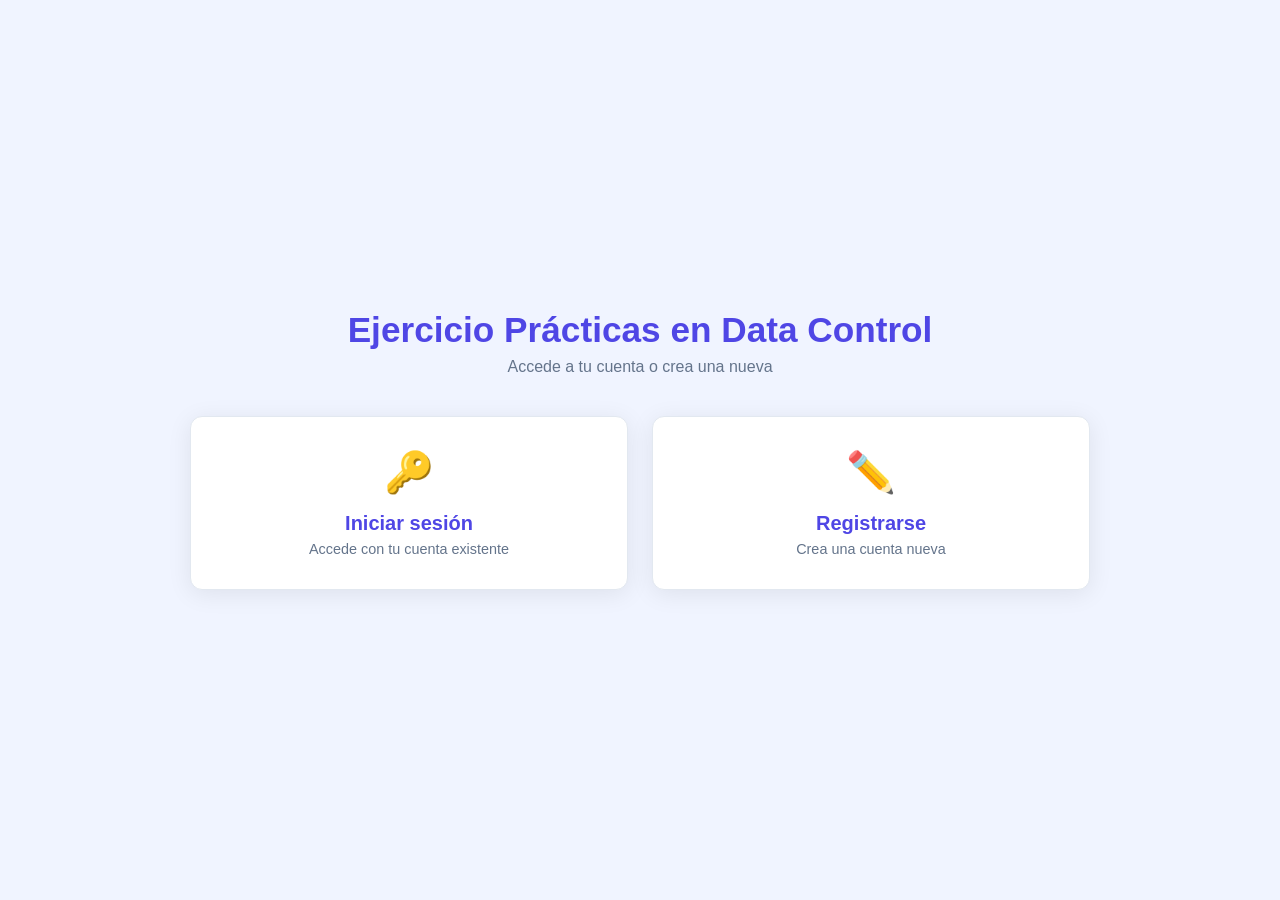
<file: index.html>
<!DOCTYPE html>
<html lang="es">
<head>
  <meta charset="UTF-8" />
  <meta name="viewport" content="width=device-width, initial-scale=1.0" />
  <title>Ejercicio Prácticas en Data Control</title>
  <link rel="stylesheet" href="styles.css" />
</head>
<body>
  <div class="container">
    <header>
      <h1>Ejercicio Prácticas en Data Control</h1>
      <p class="subtitle">Accede a tu cuenta o crea una nueva</p>
    </header>

    <main class="card-grid">
      <a href="login.html" class="card">
        <div class="card-icon">🔑</div>
        <h2>Iniciar sesión</h2>
        <p>Accede con tu cuenta existente</p>
      </a>

      <a href="registro.html" class="card">
        <div class="card-icon">✏️</div>
        <h2>Registrarse</h2>
        <p>Crea una cuenta nueva</p>
      </a>
    </main>
  </div>
</body>
</html>
</file>
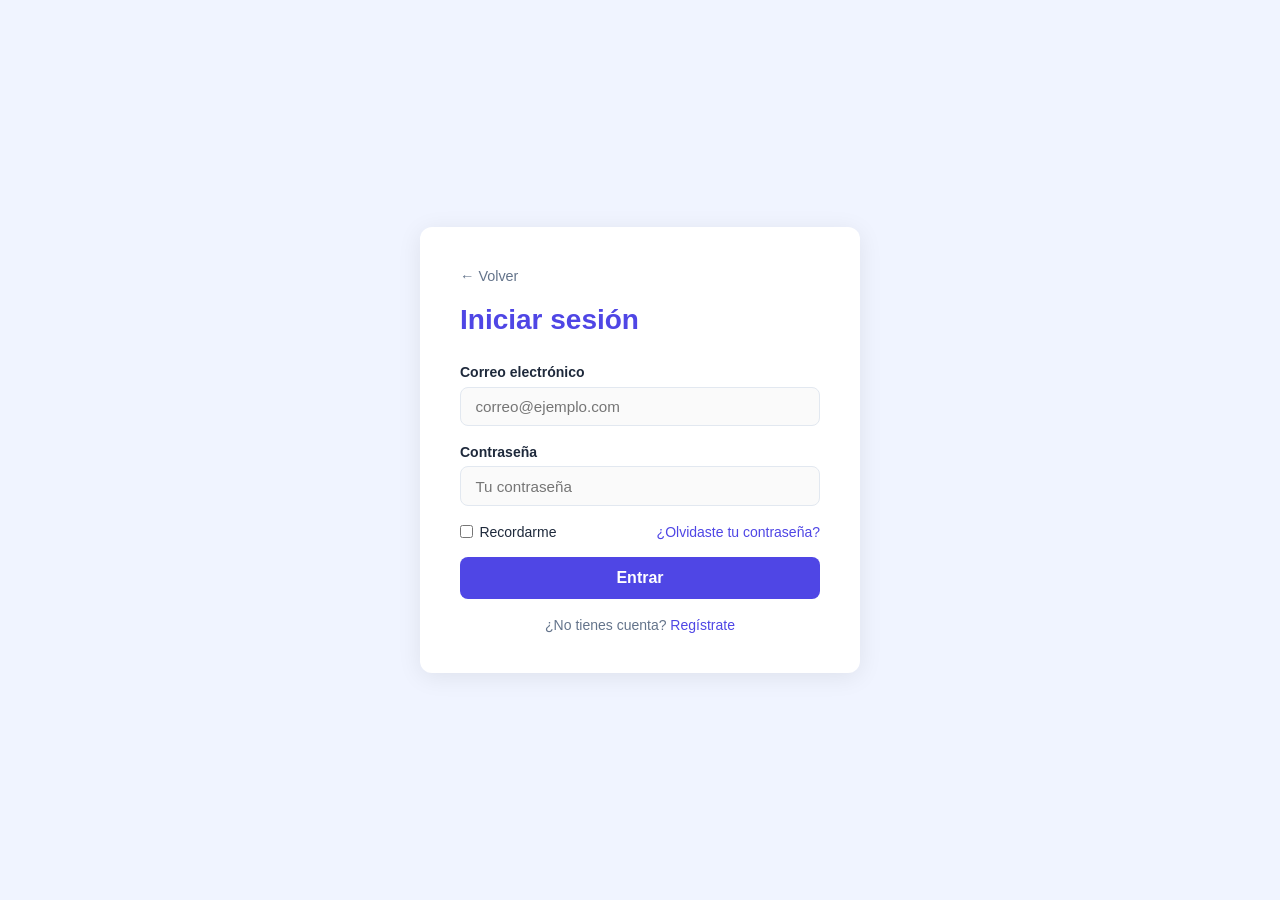
<file: login.html>
<!DOCTYPE html>
<html lang="es">
<head>
  <meta charset="UTF-8" />
  <meta name="viewport" content="width=device-width, initial-scale=1.0" />
  <title>Iniciar sesión | Ejercicio Prácticas en Data Control</title>
  <link rel="stylesheet" href="styles.css" />
</head>
<body>
  <div class="container">
    <div class="form-wrapper">
      <a href="index.html" class="back-link">← Volver</a>
      <h1>Iniciar sesión</h1>

      <form class="form" onsubmit="handleLogin(event)">
        <div class="form-group">
          <label for="email">Correo electrónico</label>
          <input
            type="email"
            id="email"
            name="email"
            placeholder="correo@ejemplo.com"
            required
          />
        </div>

        <div class="form-group">
          <label for="password">Contraseña</label>
          <input
            type="password"
            id="password"
            name="password"
            placeholder="Tu contraseña"
            required
            minlength="6"
          />
        </div>

        <div class="form-options">
          <label class="checkbox-label">
            <input type="checkbox" name="remember" />
            Recordarme
          </label>
          <a href="#" class="link">¿Olvidaste tu contraseña?</a>
        </div>

        <button type="submit" class="btn btn-primary">Entrar</button>

        <p class="form-footer">
          ¿No tienes cuenta? <a href="registro.html" class="link">Regístrate</a>
        </p>
      </form>

      <div id="mensaje" class="mensaje hidden"></div>
    </div>
  </div>

  <script>
    function handleLogin(e) {
      e.preventDefault();
      const email = document.getElementById('email').value;
      const msg = document.getElementById('mensaje');
      msg.textContent = `Bienvenido, ${email}`;
      msg.className = 'mensaje success';
    }
  </script>
</body>
</html>
</file>
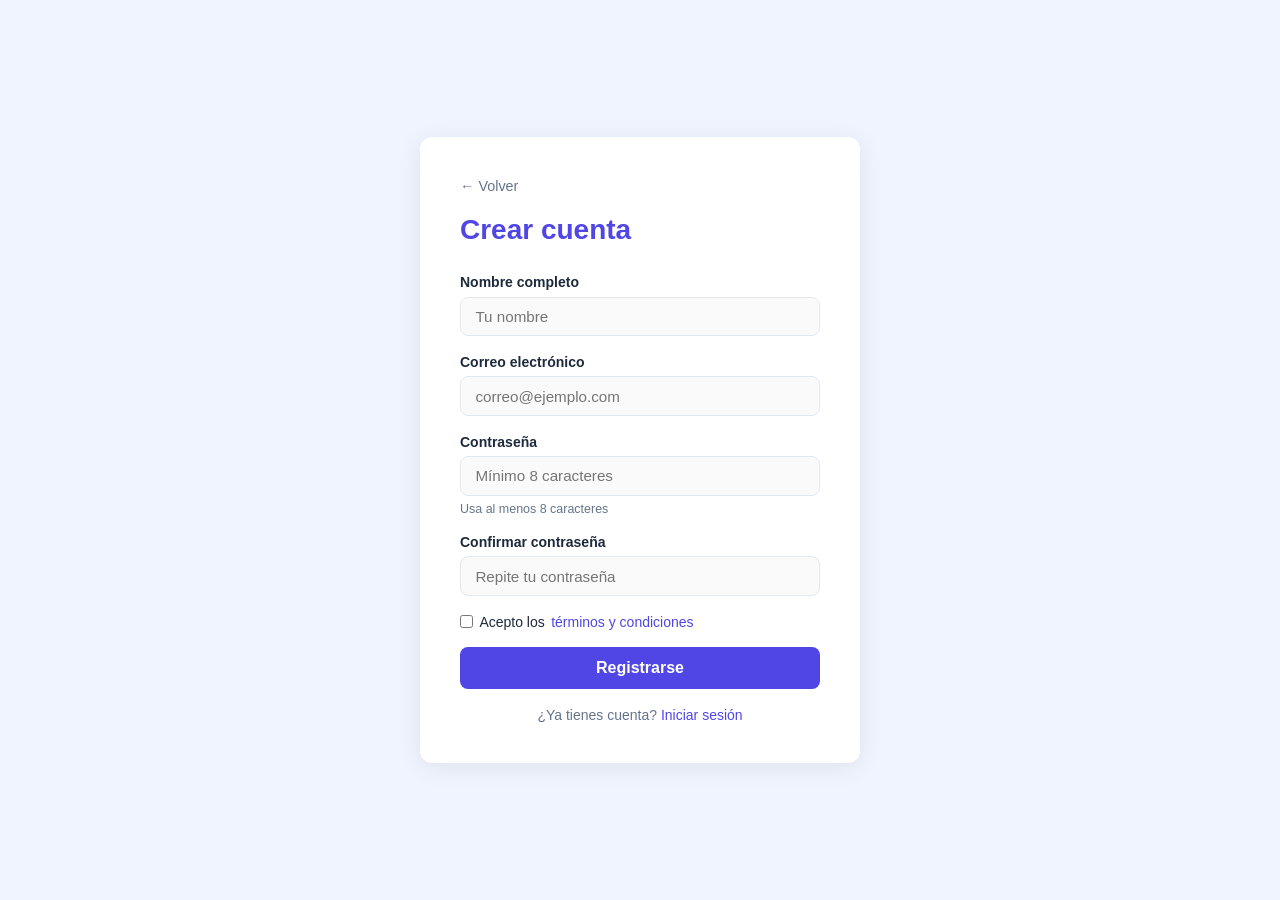
<file: registro.html>
<!DOCTYPE html>
<html lang="es">
<head>
  <meta charset="UTF-8" />
  <meta name="viewport" content="width=device-width, initial-scale=1.0" />
  <title>Registro | Ejercicio Prácticas en Data Control</title>
  <link rel="stylesheet" href="styles.css" />
</head>
<body>
  <div class="container">
    <div class="form-wrapper">
      <a href="index.html" class="back-link">← Volver</a>
      <h1>Crear cuenta</h1>

      <form class="form" onsubmit="handleRegistro(event)">
        <div class="form-group">
          <label for="nombre">Nombre completo</label>
          <input
            type="text"
            id="nombre"
            name="nombre"
            placeholder="Tu nombre"
            required
            minlength="2"
          />
        </div>

        <div class="form-group">
          <label for="email">Correo electrónico</label>
          <input
            type="email"
            id="email"
            name="email"
            placeholder="correo@ejemplo.com"
            required
          />
        </div>

        <div class="form-group">
          <label for="password">Contraseña</label>
          <input
            type="password"
            id="password"
            name="password"
            placeholder="Mínimo 8 caracteres"
            required
            minlength="8"
          />
          <small class="hint">Usa al menos 8 caracteres</small>
        </div>

        <div class="form-group">
          <label for="confirm">Confirmar contraseña</label>
          <input
            type="password"
            id="confirm"
            name="confirm"
            placeholder="Repite tu contraseña"
            required
          />
        </div>

        <div class="form-options">
          <label class="checkbox-label">
            <input type="checkbox" name="terms" required />
            Acepto los <a href="#" class="link">términos y condiciones</a>
          </label>
        </div>

        <button type="submit" class="btn btn-primary">Registrarse</button>

        <p class="form-footer">
          ¿Ya tienes cuenta? <a href="login.html" class="link">Iniciar sesión</a>
        </p>
      </form>

      <div id="mensaje" class="mensaje hidden"></div>
    </div>
  </div>

  <script>
    function handleRegistro(e) {
      e.preventDefault();
      const password = document.getElementById('password').value;
      const confirm = document.getElementById('confirm').value;
      const nombre = document.getElementById('nombre').value;
      const msg = document.getElementById('mensaje');

      if (password !== confirm) {
        msg.textContent = 'Las contraseñas no coinciden.';
        msg.className = 'mensaje error';
        return;
      }

      msg.textContent = `¡Cuenta creada con éxito! Bienvenido, ${nombre}.`;
      msg.className = 'mensaje success';
    }
  </script>
</body>
</html>
</file>
<file: styles.css>
*, *::before, *::after {
  box-sizing: border-box;
  margin: 0;
  padding: 0;
}

:root {
  --color-bg: #f0f4ff;
  --color-surface: #ffffff;
  --color-primary: #4f46e5;
  --color-primary-hover: #4338ca;
  --color-text: #1e293b;
  --color-muted: #64748b;
  --color-border: #e2e8f0;
  --color-success-bg: #f0fdf4;
  --color-success-text: #15803d;
  --color-error-bg: #fef2f2;
  --color-error-text: #dc2626;
  --radius: 12px;
  --shadow: 0 4px 24px rgba(0, 0, 0, 0.08);
}

body {
  font-family: -apple-system, BlinkMacSystemFont, 'Segoe UI', sans-serif;
  background: var(--color-bg);
  color: var(--color-text);
  min-height: 100vh;
  display: flex;
  align-items: center;
  justify-content: center;
  padding: 2rem 1rem;
}

.container {
  width: 100%;
  max-width: 900px;
}

/* ── Página principal ── */
header {
  text-align: center;
  margin-bottom: 2.5rem;
}

header h1 {
  font-size: 2.2rem;
  font-weight: 700;
  color: var(--color-primary);
}

.subtitle {
  margin-top: 0.5rem;
  color: var(--color-muted);
  font-size: 1rem;
}

.card-grid {
  display: grid;
  grid-template-columns: repeat(auto-fit, minmax(220px, 1fr));
  gap: 1.5rem;
}

.card {
  background: var(--color-surface);
  border: 1px solid var(--color-border);
  border-radius: var(--radius);
  padding: 2rem;
  text-align: center;
  text-decoration: none;
  color: var(--color-text);
  box-shadow: var(--shadow);
  transition: transform 0.15s, box-shadow 0.15s;
}

.card:hover {
  transform: translateY(-4px);
  box-shadow: 0 8px 32px rgba(79, 70, 229, 0.15);
}

.card-icon {
  font-size: 2.5rem;
  margin-bottom: 1rem;
}

.card h2 {
  font-size: 1.25rem;
  margin-bottom: 0.4rem;
  color: var(--color-primary);
}

.card p {
  font-size: 0.9rem;
  color: var(--color-muted);
}

/* ── Formularios ── */
.form-wrapper {
  background: var(--color-surface);
  border-radius: var(--radius);
  padding: 2.5rem;
  max-width: 440px;
  margin: 0 auto;
  box-shadow: var(--shadow);
}

.form-wrapper h1 {
  font-size: 1.75rem;
  margin-bottom: 1.75rem;
  color: var(--color-primary);
}

.back-link {
  display: inline-block;
  margin-bottom: 1.25rem;
  color: var(--color-muted);
  text-decoration: none;
  font-size: 0.9rem;
}

.back-link:hover {
  color: var(--color-primary);
}

.form {
  display: flex;
  flex-direction: column;
  gap: 1.1rem;
}

.form-group {
  display: flex;
  flex-direction: column;
  gap: 0.4rem;
}

label {
  font-size: 0.875rem;
  font-weight: 600;
  color: var(--color-text);
}

input[type="text"],
input[type="email"],
input[type="password"] {
  padding: 0.65rem 0.9rem;
  border: 1px solid var(--color-border);
  border-radius: 8px;
  font-size: 0.95rem;
  color: var(--color-text);
  background: #fafafa;
  transition: border-color 0.15s, box-shadow 0.15s;
}

input:focus {
  outline: none;
  border-color: var(--color-primary);
  box-shadow: 0 0 0 3px rgba(79, 70, 229, 0.12);
}

.hint {
  font-size: 0.78rem;
  color: var(--color-muted);
}

.form-options {
  display: flex;
  justify-content: space-between;
  align-items: center;
  flex-wrap: wrap;
  gap: 0.5rem;
  font-size: 0.875rem;
}

.checkbox-label {
  display: flex;
  align-items: center;
  gap: 0.4rem;
  font-weight: 400;
  cursor: pointer;
}

.link {
  color: var(--color-primary);
  text-decoration: none;
  font-size: 0.875rem;
}

.link:hover {
  text-decoration: underline;
}

.btn {
  padding: 0.75rem;
  border: none;
  border-radius: 8px;
  font-size: 1rem;
  font-weight: 600;
  cursor: pointer;
  transition: background 0.15s;
}

.btn-primary {
  background: var(--color-primary);
  color: #fff;
}

.btn-primary:hover {
  background: var(--color-primary-hover);
}

.form-footer {
  text-align: center;
  font-size: 0.875rem;
  color: var(--color-muted);
}

/* ── Mensajes de retroalimentación ── */
.mensaje {
  margin-top: 1rem;
  padding: 0.75rem 1rem;
  border-radius: 8px;
  font-size: 0.9rem;
  font-weight: 500;
}

.mensaje.success {
  background: var(--color-success-bg);
  color: var(--color-success-text);
}

.mensaje.error {
  background: var(--color-error-bg);
  color: var(--color-error-text);
}

.hidden {
  display: none;
}
</file>
